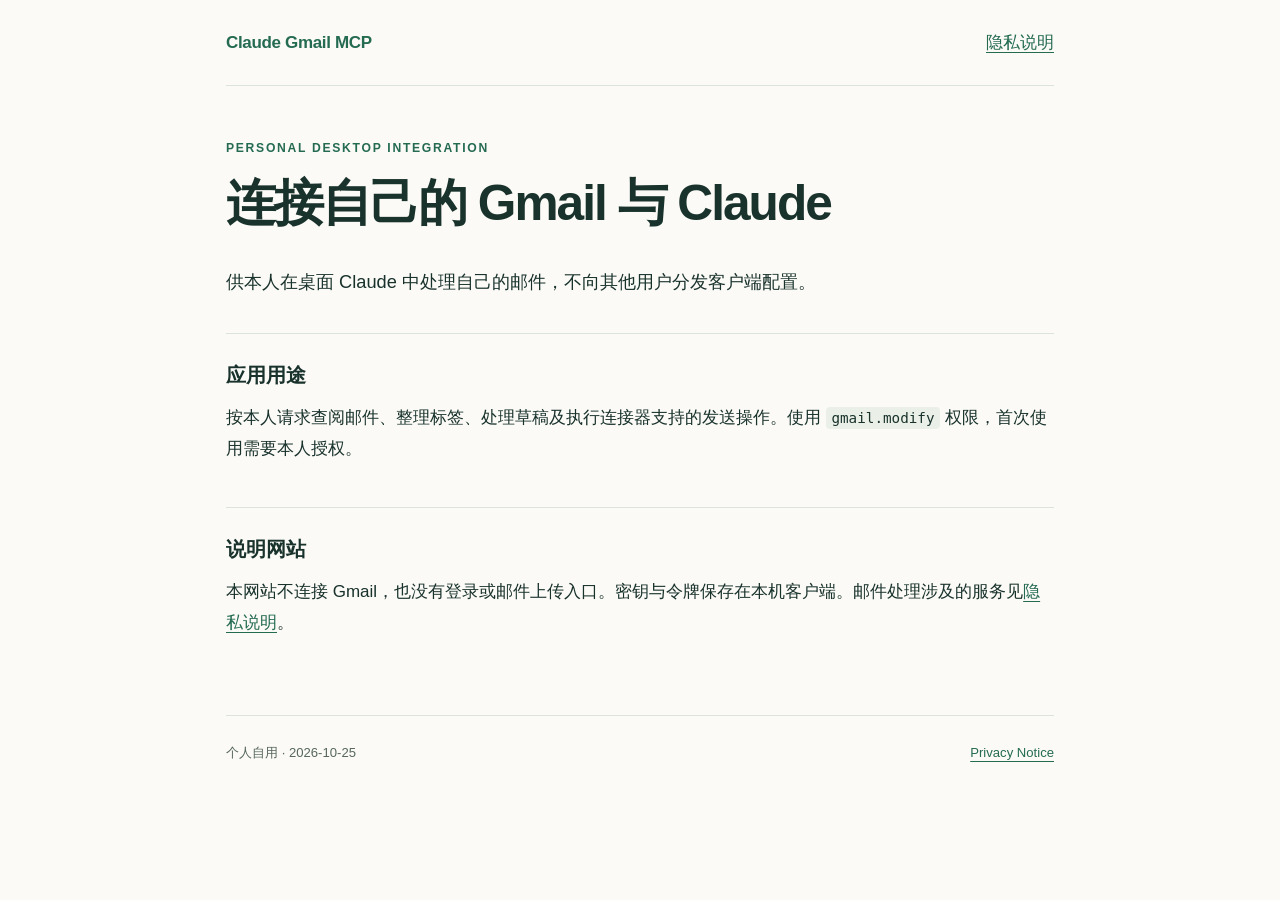
<file: index.html>
<!doctype html>
<html lang="zh-CN">
<head>
  <meta charset="utf-8">
  <meta name="viewport" content="width=device-width, initial-scale=1">
  <meta name="robots" content="noindex, nofollow">
  <meta name="description" content="Claude Gmail MCP 个人自用应用说明。">
  <title>Claude Gmail MCP — Personal App</title>
  <link rel="stylesheet" href="styles.css">
</head>
<body>
  <div class="page">
    <header class="site-header">
      <a class="brand" href="index.html">Claude Gmail MCP</a>
      <nav aria-label="页面导航"><a href="privacy.html">隐私说明</a></nav>
    </header>
    <main>
      <p class="eyebrow">Personal Desktop Integration</p>
      <h1>连接自己的 Gmail 与 Claude</h1>
      <p class="lead">供本人在桌面 Claude 中处理自己的邮件，不向其他用户分发客户端配置。</p>
      <section aria-labelledby="purpose">
        <h2 id="purpose">应用用途</h2>
        <p>按本人请求查阅邮件、整理标签、处理草稿及执行连接器支持的发送操作。使用 <code>gmail.modify</code> 权限，首次使用需要本人授权。</p>
      </section>
      <section aria-labelledby="website">
        <h2 id="website">说明网站</h2>
        <p>本网站不连接 Gmail，也没有登录或邮件上传入口。密钥与令牌保存在本机客户端。邮件处理涉及的服务见<a href="privacy.html">隐私说明</a>。</p>
      </section>
    </main>
    <footer><span>个人自用 · 2026-10-25</span><a href="privacy.html">Privacy Notice</a></footer>
  </div>
</body>
</html>
</file>
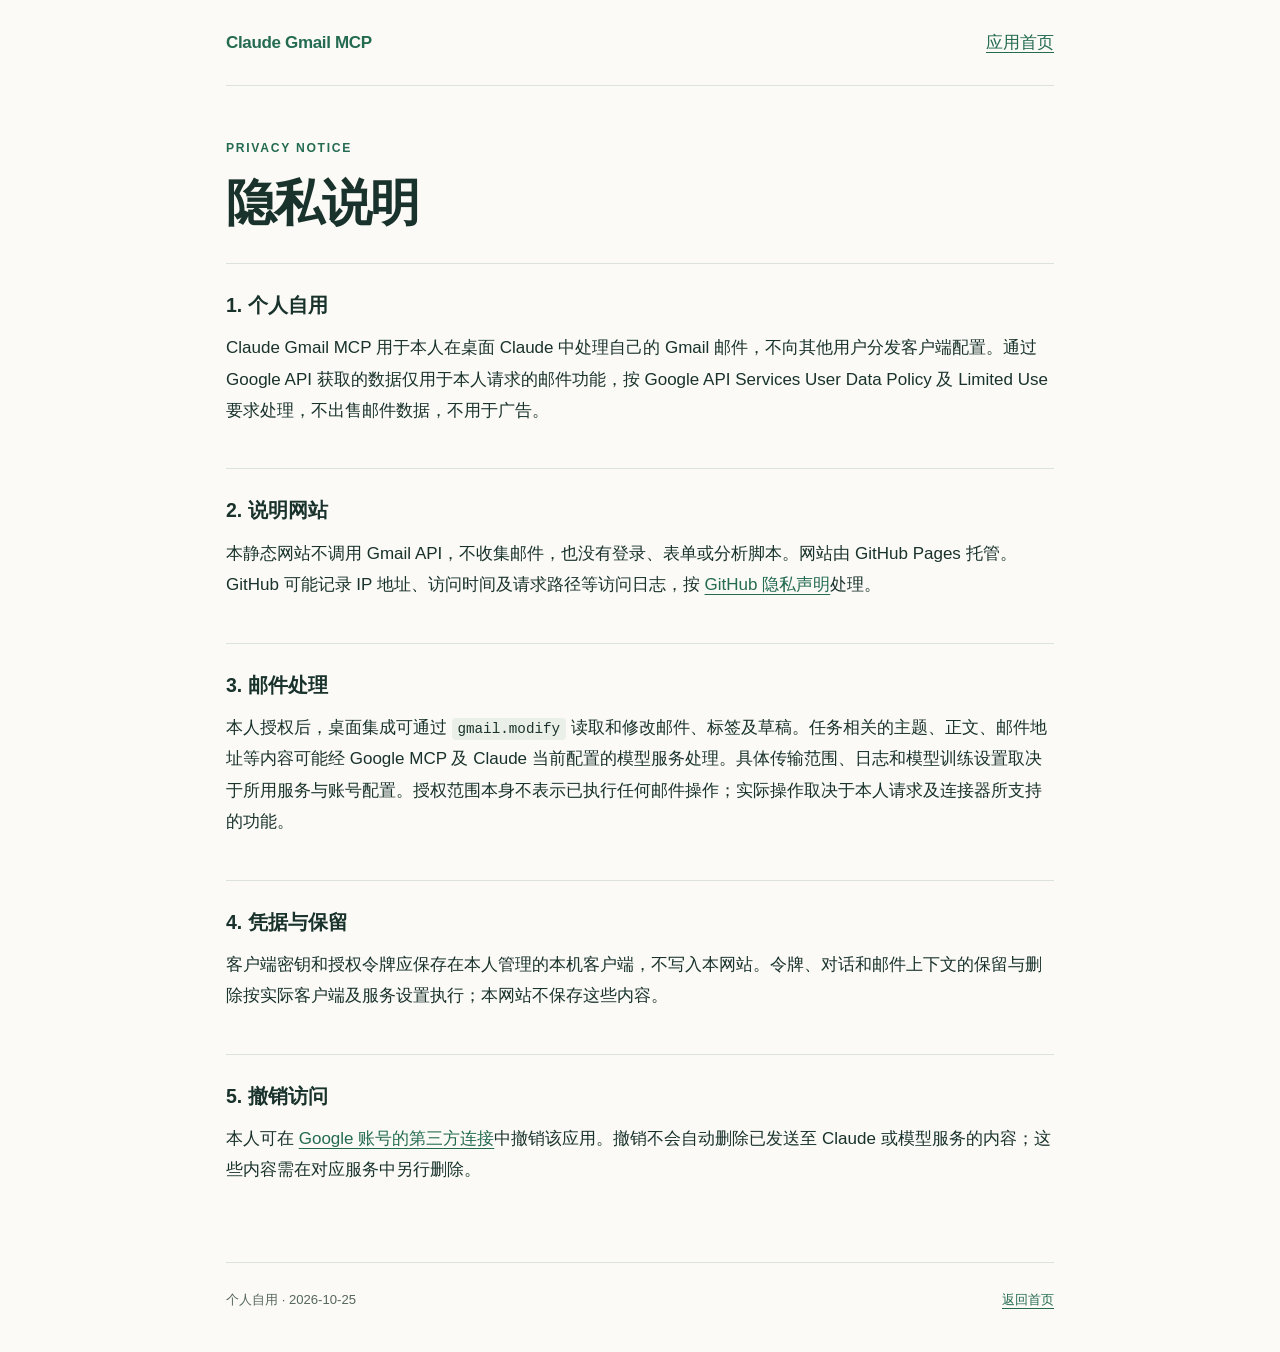
<file: privacy.html>
<!doctype html>
<html lang="zh-CN">
<head>
  <meta charset="utf-8">
  <meta name="viewport" content="width=device-width, initial-scale=1">
  <meta name="robots" content="noindex, nofollow">
  <meta name="description" content="Claude Gmail MCP 个人自用应用说明。">
  <title>Claude Gmail MCP — Privacy Notice</title>
  <link rel="stylesheet" href="styles.css">
</head>
<body>
  <div class="page">
    <header class="site-header">
      <a class="brand" href="index.html">Claude Gmail MCP</a>
      <nav aria-label="页面导航"><a href="index.html">应用首页</a></nav>
    </header>
    <main>
      <p class="eyebrow">Privacy Notice</p>
      <h1>隐私说明</h1>
      <section aria-labelledby="purpose">
        <h2 id="purpose">1. 个人自用</h2>
        <p>Claude Gmail MCP 用于本人在桌面 Claude 中处理自己的 Gmail 邮件，不向其他用户分发客户端配置。通过 Google API 获取的数据仅用于本人请求的邮件功能，按 Google API Services User Data Policy 及 Limited Use 要求处理，不出售邮件数据，不用于广告。</p>
      </section>
      <section aria-labelledby="website">
        <h2 id="website">2. 说明网站</h2>
        <p>本静态网站不调用 Gmail API，不收集邮件，也没有登录、表单或分析脚本。网站由 GitHub Pages 托管。GitHub 可能记录 IP 地址、访问时间及请求路径等访问日志，按 <a href="https://docs.github.com/en/site-policy/privacy-policies/github-general-privacy-statement" rel="noreferrer">GitHub 隐私声明</a>处理。</p>
      </section>
      <section aria-labelledby="processing">
        <h2 id="processing">3. 邮件处理</h2>
        <p>本人授权后，桌面集成可通过 <code>gmail.modify</code> 读取和修改邮件、标签及草稿。任务相关的主题、正文、邮件地址等内容可能经 Google MCP 及 Claude 当前配置的模型服务处理。具体传输范围、日志和模型训练设置取决于所用服务与账号配置。授权范围本身不表示已执行任何邮件操作；实际操作取决于本人请求及连接器所支持的功能。</p>
      </section>
      <section aria-labelledby="credentials">
        <h2 id="credentials">4. 凭据与保留</h2>
        <p>客户端密钥和授权令牌应保存在本人管理的本机客户端，不写入本网站。令牌、对话和邮件上下文的保留与删除按实际客户端及服务设置执行；本网站不保存这些内容。</p>
      </section>
      <section aria-labelledby="revoke">
        <h2 id="revoke">5. 撤销访问</h2>
        <p>本人可在 <a href="https://myaccount.google.com/connections" rel="noreferrer">Google 账号的第三方连接</a>中撤销该应用。撤销不会自动删除已发送至 Claude 或模型服务的内容；这些内容需在对应服务中另行删除。</p>
      </section>
    </main>
    <footer><span>个人自用 · 2026-10-25</span><a href="index.html">返回首页</a></footer>
  </div>
</body>
</html>
</file>
<file: styles.css>
:root {
  color-scheme: light;
  --ink: #19322c;
  --muted: #56665e;
  --paper: #fbfaf6;
  --line: #dce3da;
  --accent: #246b52;
  --notice: #f3edd9;
}
* { box-sizing: border-box; }
body { margin: 0; background: var(--paper); color: var(--ink); font-family: -apple-system, BlinkMacSystemFont, "Segoe UI", "PingFang SC", "Microsoft YaHei", sans-serif; font-size: 17px; line-height: 1.85; }
.page { max-width: 900px; padding: 0 36px; margin: 0 auto; }
.site-header { display: flex; justify-content: space-between; align-items: baseline; gap: 24px; padding: 27px 0; border-bottom: 1px solid var(--line); }
.brand { font-weight: 700; letter-spacing: -.02em; text-decoration: none; }
a { color: var(--accent); text-underline-offset: 4px; }
a:focus-visible { outline: 3px solid #8bbca6; outline-offset: 5px; border-radius: 2px; }
main { padding: 51px 0 34px; }
.eyebrow { margin: 0 0 12px; color: var(--accent); font-size: .76rem; font-weight: 650; letter-spacing: .14em; text-transform: uppercase; }
h1 { margin: 0 0 28px; font-size: clamp(2rem, 5vw, 3.1rem); line-height: 1.27; letter-spacing: -.04em; font-weight: 700; }
h2 { margin: 0 0 12px; font-size: 1.22rem; line-height: 1.5; }
p { margin: 0 0 15px; }
.lead { font-size: 1.14rem; margin: 30px 0 34px; }
.notice { margin: 0 0 29px; padding: 19px 22px; background: var(--notice); border-left: 3px solid #a68a3b; border-radius: 3px; font-size: .93rem; }
.notice p { margin: 5px 0 0; color: #5c533a; }
section { padding: 27px 0; border-top: 1px solid var(--line); }
code { font-size: .84em; overflow-wrap: anywhere; padding: .2em .4em; border-radius: 4px; background: #eaf0e7; }
.features { margin: 20px 0 0; }
.features div { display: grid; grid-template-columns: 112px 1fr; gap: 18px; padding: 13px 0; }
dt { font-weight: 650; }
dd { margin: 0; color: var(--muted); }
footer { display: flex; flex-wrap: wrap; justify-content: space-between; gap: 12px; padding: 25px 0 40px; border-top: 1px solid var(--line); color: var(--muted); font-size: .82rem; }
@media (max-width: 560px) {
  .page { padding: 0 22px; }
  .site-header { gap: 15px; font-size: .91rem; }
  main { padding-top: 36px; }
  .features div { grid-template-columns: 1fr; gap: 2px; }
  .notice { padding: 16px 18px; }
}

.draft-badge { display: inline-block; margin: 0 0 24px; padding: 3px 10px; border: 1px solid #d8c9a2; border-radius: 4px; background: var(--notice); color: #6b5b32; font-size: .76rem; line-height: 1.7; }
</file>
